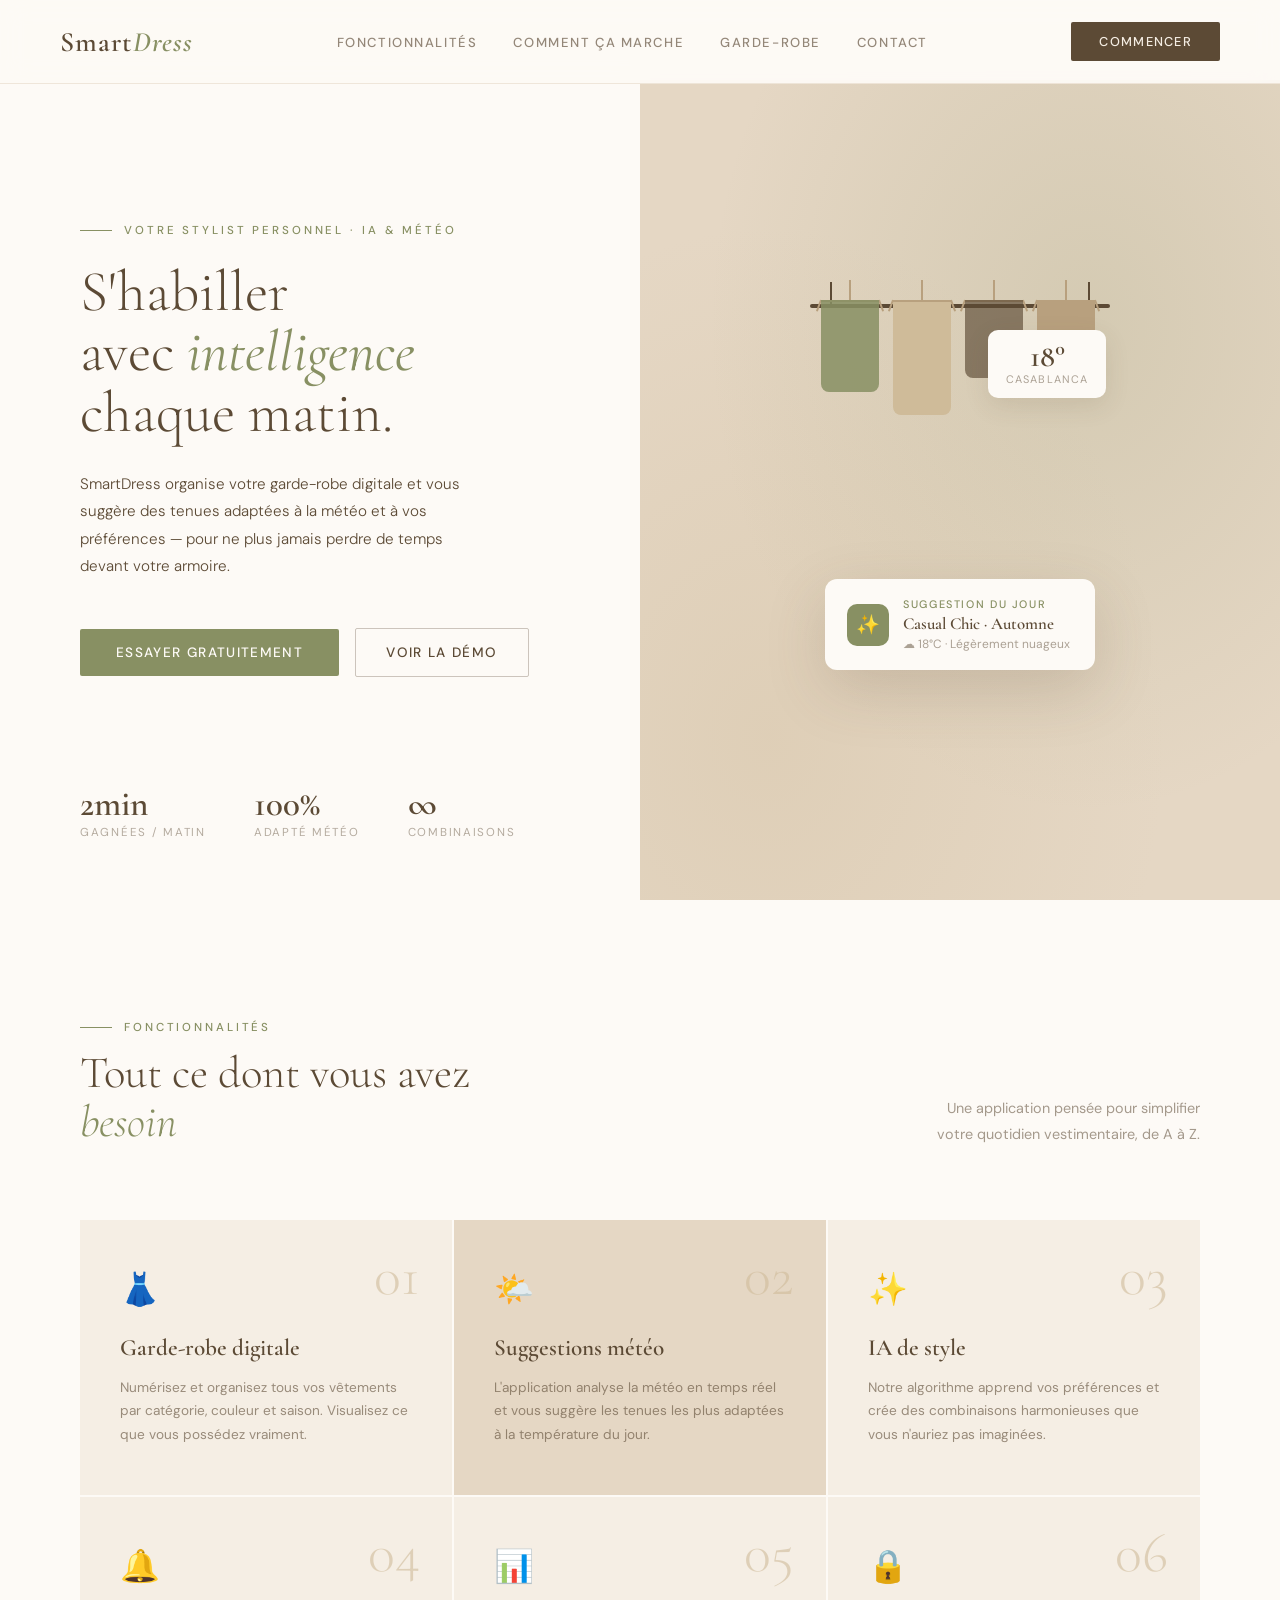
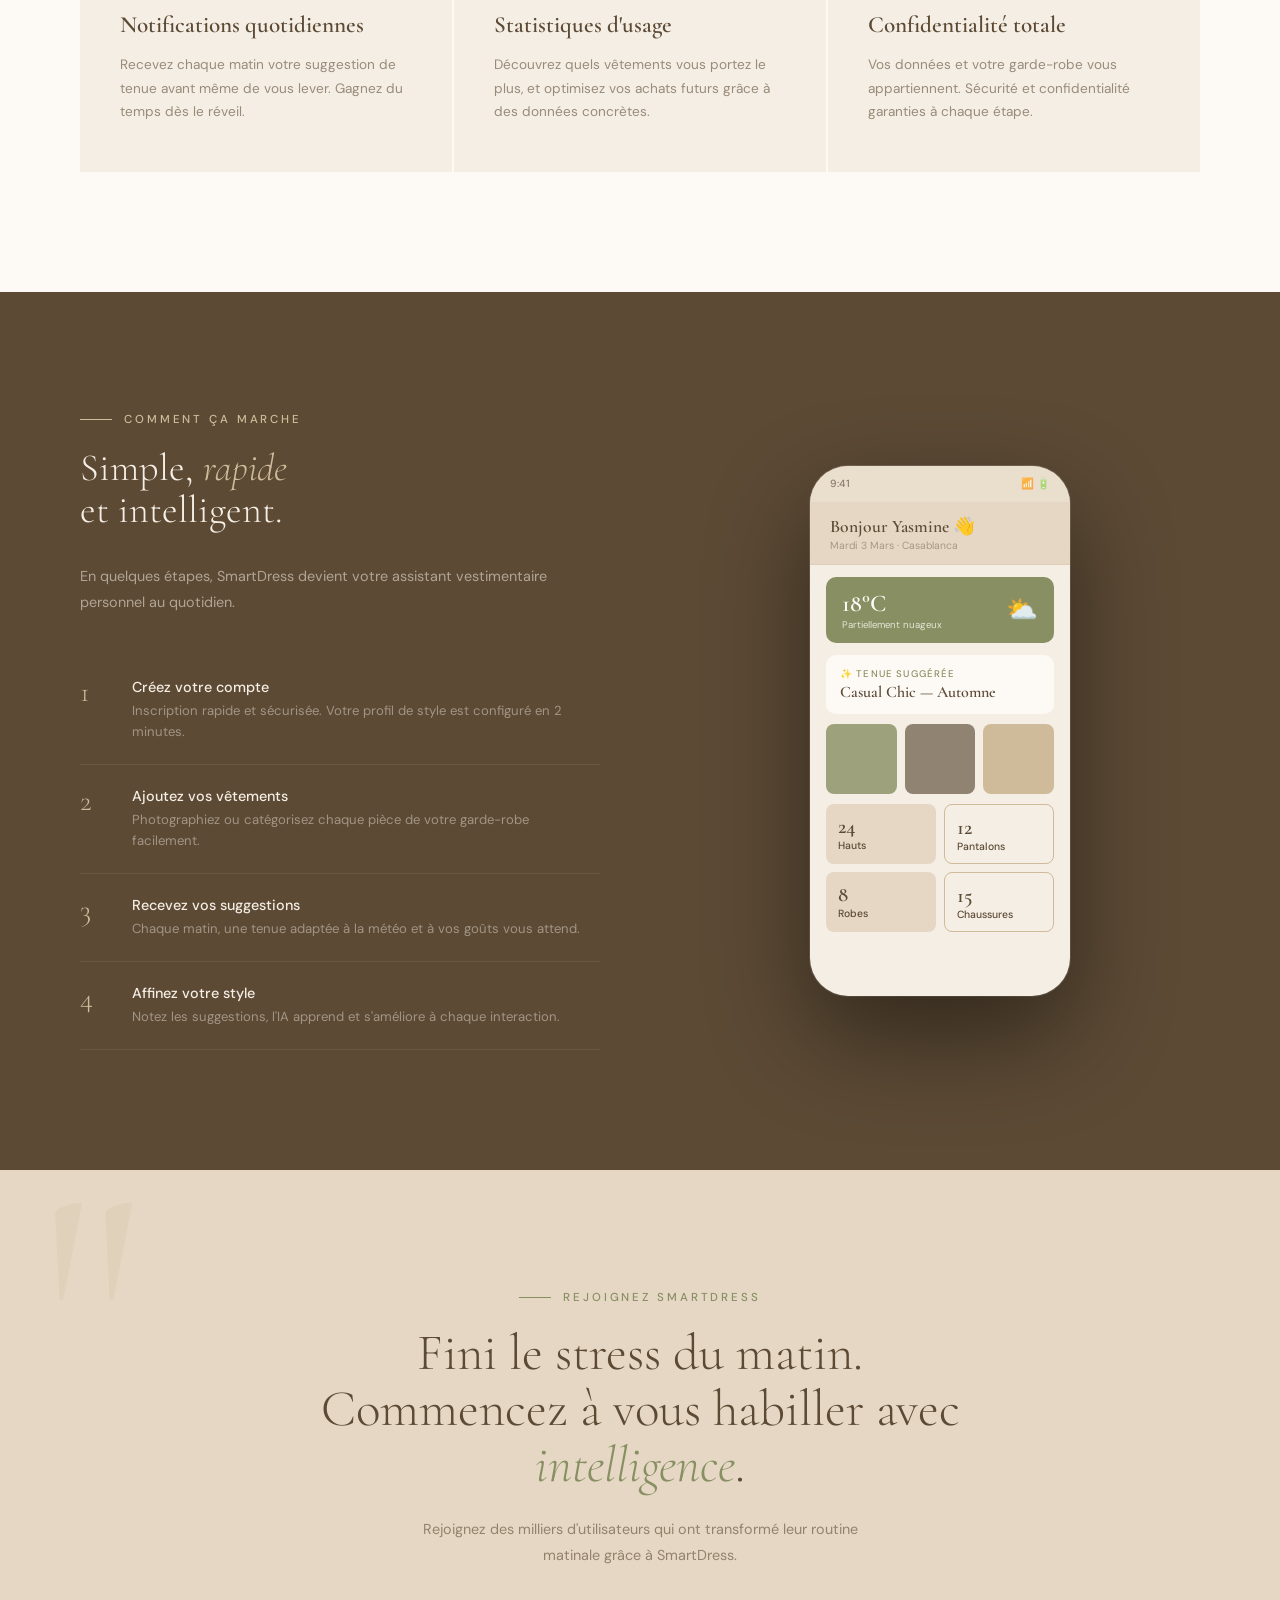
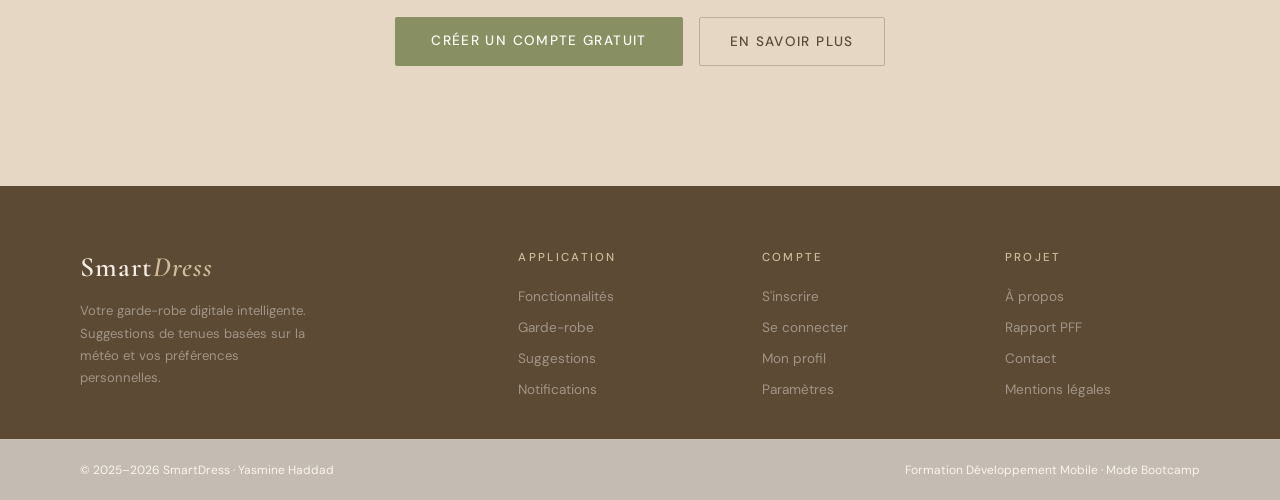
<file: home.html>
<!DOCTYPE html>
<html lang="fr">
<head>
<meta charset="UTF-8">
<meta name="viewport" content="width=device-width, initial-scale=1.0">
<title>SmartDress – Votre garde-robe intelligente</title>
<link href="https://fonts.googleapis.com/css2?family=Cormorant+Garamond:ital,wght@0,300;0,400;0,600;1,300;1,400&family=DM+Sans:wght@300;400;500&display=swap" rel="stylesheet">
<style>
  :root {
    --tan: #CFBB99;
    --bone: #E5D7C4;
    --moss: #889063;
    --deep-tan: #B8A07E;
    --cream: #F5EEE4;
    --bark: #5C4A35;
    --white: #FDFAF6;
  }

  *, *::before, *::after { box-sizing: border-box; margin: 0; padding: 0; }
  html { scroll-behavior: smooth; }
  body { font-family: 'DM Sans', sans-serif; background: var(--white); color: var(--bark); overflow-x: hidden; }

  /* NAV */
  nav {
    position: fixed; top: 0; left: 0; right: 0; z-index: 100;
    display: flex; justify-content: space-between; align-items: center;
    padding: 22px 60px;
    background: rgba(253,250,246,0.9);
    backdrop-filter: blur(14px);
    border-bottom: 1px solid rgba(207,187,153,0.3);
  }
  .logo { font-family: 'Cormorant Garamond', serif; font-size: 1.75rem; font-weight: 600; letter-spacing: 0.04em; color: var(--bark); text-decoration: none; }
  .logo span { color: var(--moss); font-style: italic; }
  .nav-links { display: flex; gap: 36px; list-style: none; }
  .nav-links a { font-size: 0.82rem; font-weight: 500; letter-spacing: 0.12em; text-transform: uppercase; color: var(--bark); text-decoration: none; opacity: 0.65; transition: opacity 0.2s; }
  .nav-links a:hover { opacity: 1; }
  .nav-cta { background: var(--bark); color: var(--cream); border: none; padding: 11px 28px; border-radius: 2px; font-family: 'DM Sans', sans-serif; font-size: 0.8rem; font-weight: 500; letter-spacing: 0.1em; text-transform: uppercase; cursor: pointer; transition: background 0.25s; }
  .nav-cta:hover { background: var(--moss); }

  /* HERO */
  .hero { min-height: 100vh; display: grid; grid-template-columns: 1fr 1fr; padding-top: 80px; overflow: hidden; }

  .hero-left { display: flex; flex-direction: column; justify-content: center; padding: 80px 60px 160px 80px; position: relative; }

  .hero-label { font-size: 0.72rem; font-weight: 500; letter-spacing: 0.25em; text-transform: uppercase; color: var(--moss); margin-bottom: 24px; display: flex; align-items: center; gap: 12px; animation: fadeUp 0.7s ease 0.1s both; }
  .hero-label::before { content: ''; display: block; width: 32px; height: 1px; background: var(--moss); }

  .hero-title { font-family: 'Cormorant Garamond', serif; font-size: clamp(3rem, 4.5vw, 5.5rem); font-weight: 300; line-height: 1.05; color: var(--bark); margin-bottom: 28px; animation: fadeUp 0.7s ease 0.25s both; }
  .hero-title em { font-style: italic; color: var(--moss); font-weight: 400; }

  .hero-subtitle { font-size: 0.95rem; font-weight: 300; line-height: 1.8; color: var(--bark); opacity: 0.65; max-width: 400px; margin-bottom: 48px; animation: fadeUp 0.7s ease 0.4s both; }

  .hero-actions { display: flex; gap: 16px; align-items: center; animation: fadeUp 0.7s ease 0.55s both; }

  .btn-primary { background: var(--moss); color: var(--white); border: none; padding: 15px 36px; border-radius: 2px; font-family: 'DM Sans', sans-serif; font-size: 0.85rem; font-weight: 500; letter-spacing: 0.1em; text-transform: uppercase; cursor: pointer; transition: all 0.25s; text-decoration: none; display: inline-block; }
  .btn-primary:hover { background: var(--bark); transform: translateY(-2px); }

  .btn-ghost { background: transparent; color: var(--bark); border: 1px solid rgba(92,74,53,0.3); padding: 15px 30px; border-radius: 2px; font-family: 'DM Sans', sans-serif; font-size: 0.85rem; font-weight: 500; letter-spacing: 0.1em; text-transform: uppercase; cursor: pointer; transition: all 0.25s; text-decoration: none; display: inline-block; }
  .btn-ghost:hover { border-color: var(--bark); background: rgba(92,74,53,0.05); }

  .hero-stats { position: absolute; bottom: 60px; left: 80px; display: flex; gap: 48px; animation: fadeUp 0.7s ease 0.7s both; }
  .stat-num { font-family: 'Cormorant Garamond', serif; font-size: 2.2rem; font-weight: 600; color: var(--bark); line-height: 1; }
  .stat-label { font-size: 0.72rem; letter-spacing: 0.15em; text-transform: uppercase; color: var(--bark); opacity: 0.45; margin-top: 4px; }

  /* HERO RIGHT */
  .hero-right { background: var(--bone); position: relative; overflow: hidden; display: flex; align-items: center; justify-content: center; }
  .hero-right::before { content: ''; position: absolute; inset: 0; background: radial-gradient(ellipse at 70% 30%, rgba(136,144,99,0.18) 0%, transparent 60%), radial-gradient(ellipse at 20% 80%, rgba(207,187,153,0.3) 0%, transparent 55%); }

  .wardrobe-visual { position: relative; z-index: 1; width: 340px; height: 480px; }

  .rail { position: absolute; top: 54px; left: 20px; right: 20px; height: 4px; background: var(--bark); border-radius: 2px; }
  .rail::before, .rail::after { content: ''; position: absolute; top: -22px; width: 2px; height: 26px; background: var(--bark); }
  .rail::before { left: 20px; }
  .rail::after { right: 20px; }

  .hanger { position: absolute; top: 30px; display: flex; flex-direction: column; align-items: center; }
  .hanger-hook { width: 2px; height: 20px; background: var(--deep-tan); }
  .hanger-bar { width: 60px; height: 2px; background: var(--deep-tan); position: relative; }
  .hanger-bar::before, .hanger-bar::after { content: ''; position: absolute; top: 0; width: 2px; height: 12px; background: var(--deep-tan); }
  .hanger-bar::before { left: 0; transform: rotate(20deg); transform-origin: top; }
  .hanger-bar::after { right: 0; transform: rotate(-20deg); transform-origin: top; }
  .garment { margin-top: -2px; border-radius: 0 0 8px 8px; }

  .suggest-card { position: absolute; bottom: 60px; left: 50%; transform: translateX(-50%); background: var(--white); border-radius: 12px; padding: 18px 22px; width: 270px; box-shadow: 0 20px 60px rgba(92,74,53,0.18); display: flex; gap: 14px; align-items: center; animation: float 4s ease-in-out infinite; }
  .suggest-icon { width: 42px; height: 42px; border-radius: 10px; background: var(--moss); display: flex; align-items: center; justify-content: center; font-size: 1.2rem; flex-shrink: 0; }
  .st-label { font-size: 0.68rem; letter-spacing: 0.15em; text-transform: uppercase; color: var(--moss); font-weight: 500; }
  .st-title { font-family: 'Cormorant Garamond', serif; font-size: 1.05rem; color: var(--bark); font-weight: 600; margin-top: 2px; }
  .st-weather { font-size: 0.75rem; color: var(--bark); opacity: 0.5; margin-top: 2px; }

  .weather-badge { position: absolute; top: 80px; right: 24px; background: var(--white); border-radius: 10px; padding: 12px 18px; box-shadow: 0 8px 24px rgba(92,74,53,0.12); text-align: center; animation: floatBadge 3.5s ease-in-out 0.5s infinite; }
  .weather-badge .temp { font-family: 'Cormorant Garamond', serif; font-size: 1.9rem; font-weight: 600; color: var(--bark); line-height: 1; }
  .weather-badge .wlabel { font-size: 0.68rem; letter-spacing: 0.1em; color: var(--bark); opacity: 0.5; text-transform: uppercase; }

  /* FEATURES */
  .section-features { padding: 120px 80px; background: var(--white); }
  .section-header { display: flex; justify-content: space-between; align-items: flex-end; margin-bottom: 72px; }
  .section-tag { font-size: 0.72rem; letter-spacing: 0.25em; text-transform: uppercase; color: var(--moss); font-weight: 500; display: flex; align-items: center; gap: 12px; }
  .section-tag::before { content: ''; width: 32px; height: 1px; background: var(--moss); }
  .section-title { font-family: 'Cormorant Garamond', serif; font-size: clamp(2.2rem, 3.5vw, 3.5rem); font-weight: 300; line-height: 1.1; color: var(--bark); max-width: 460px; margin-top: 14px; }
  .section-title em { font-style: italic; color: var(--moss); }
  .section-desc { font-size: 0.9rem; line-height: 1.8; color: var(--bark); opacity: 0.55; max-width: 280px; text-align: right; }

  .features-grid { display: grid; grid-template-columns: repeat(3, 1fr); gap: 2px; }
  .feature-card { background: var(--cream); padding: 48px 40px; position: relative; overflow: hidden; transition: background 0.3s; }
  .feature-card:hover { background: var(--bone); }
  .feature-card:nth-child(2) { background: var(--bone); }
  .feature-card:nth-child(2):hover { background: var(--tan); }
  .fc-number { font-family: 'Cormorant Garamond', serif; font-size: 3.5rem; font-weight: 300; color: rgba(207,187,153,0.6); line-height: 1; position: absolute; top: 28px; right: 32px; }
  .fc-icon { font-size: 2rem; margin-bottom: 24px; }
  .fc-title { font-family: 'Cormorant Garamond', serif; font-size: 1.45rem; font-weight: 600; color: var(--bark); margin-bottom: 14px; }
  .fc-desc { font-size: 0.85rem; line-height: 1.75; color: var(--bark); opacity: 0.6; }

  /* HOW IT WORKS */
  .section-how { padding: 120px 80px; background: var(--bark); color: var(--cream); display: grid; grid-template-columns: 1fr 1fr; gap: 80px; align-items: center; }
  .how-left .section-tag { color: var(--tan); }
  .how-left .section-tag::before { background: var(--tan); }
  .how-title { font-family: 'Cormorant Garamond', serif; font-size: clamp(2.2rem, 3vw, 3.5rem); font-weight: 300; line-height: 1.1; color: var(--cream); margin: 20px 0 32px; }
  .how-title em { font-style: italic; color: var(--tan); }
  .how-desc { font-size: 0.9rem; line-height: 1.8; color: var(--cream); opacity: 0.55; margin-bottom: 40px; }

  .steps { display: flex; flex-direction: column; gap: 0; }
  .step { display: flex; gap: 20px; align-items: flex-start; padding: 22px 0; border-bottom: 1px solid rgba(229,215,196,0.1); }
  .step-num { font-family: 'Cormorant Garamond', serif; font-size: 1.8rem; font-weight: 300; color: var(--tan); line-height: 1; min-width: 32px; }
  .step-title { font-size: 0.9rem; font-weight: 500; color: var(--cream); margin-bottom: 4px; }
  .step-desc { font-size: 0.82rem; color: var(--cream); opacity: 0.45; line-height: 1.6; }

  /* Phone */
  .how-right { display: flex; justify-content: center; align-items: center; }
  .phone-frame { width: 260px; height: 530px; background: var(--cream); border-radius: 38px; position: relative; overflow: hidden; box-shadow: 0 40px 100px rgba(0,0,0,0.45), 0 0 0 1px rgba(229,215,196,0.2); }
  .phone-status { height: 36px; background: var(--bone); display: flex; justify-content: space-between; align-items: center; padding: 0 20px; font-size: 0.65rem; color: var(--bark); opacity: 0.7; font-weight: 500; }
  .phone-header { padding: 14px 20px 12px; background: var(--bone); border-bottom: 1px solid rgba(207,187,153,0.3); }
  .ph-title { font-family: 'Cormorant Garamond', serif; font-size: 1.1rem; color: var(--bark); font-weight: 600; }
  .ph-date { font-size: 0.65rem; color: var(--bark); opacity: 0.45; margin-top: 2px; }
  .phone-weather-bar { margin: 12px 16px; background: var(--moss); border-radius: 10px; padding: 12px 16px; display: flex; justify-content: space-between; align-items: center; color: var(--white); }
  .pwb-temp { font-family: 'Cormorant Garamond', serif; font-size: 1.5rem; font-weight: 600; }
  .pwb-label { font-size: 0.6rem; opacity: 0.8; }
  .pwb-icon { font-size: 1.6rem; }
  .outfit-suggestion { margin: 0 16px 10px; background: var(--white); border-radius: 10px; padding: 12px 14px; }
  .os-label { font-size: 0.6rem; text-transform: uppercase; letter-spacing: 0.12em; color: var(--moss); font-weight: 500; }
  .os-title { font-family: 'Cormorant Garamond', serif; font-size: 1rem; color: var(--bark); font-weight: 600; margin-top: 2px; }
  .outfit-items { margin: 0 16px 10px; display: flex; gap: 8px; }
  .oi { flex: 1; height: 70px; border-radius: 8px; }
  .oi-1 { background: var(--moss); opacity: 0.8; }
  .oi-2 { background: var(--bark); opacity: 0.65; }
  .oi-3 { background: var(--tan); }
  .wardrobe-grid-phone { margin: 0 16px; display: grid; grid-template-columns: 1fr 1fr; gap: 8px; }
  .wgp-item { border-radius: 8px; padding: 10px 12px; font-size: 0.65rem; color: var(--bark); font-weight: 500; }
  .wgp-item:nth-child(odd) { background: var(--bone); }
  .wgp-item:nth-child(even) { background: var(--cream); border: 1px solid var(--tan); }
  .wgp-num { font-family: 'Cormorant Garamond', serif; font-size: 1.3rem; font-weight: 600; color: var(--bark); display: block; }

  /* CTA */
  .section-cta { padding: 120px 80px; background: var(--bone); text-align: center; position: relative; overflow: hidden; }
  .section-cta::before { content: '"'; position: absolute; top: -30px; left: 40px; font-family: 'Cormorant Garamond', serif; font-size: 22rem; color: var(--tan); opacity: 0.2; line-height: 1; pointer-events: none; }
  .cta-title { font-family: 'Cormorant Garamond', serif; font-size: clamp(2.5rem, 4vw, 4.5rem); font-weight: 300; line-height: 1.1; color: var(--bark); max-width: 700px; margin: 20px auto 24px; }
  .cta-title em { font-style: italic; color: var(--moss); }
  .cta-desc { font-size: 0.9rem; line-height: 1.8; color: var(--bark); opacity: 0.6; max-width: 480px; margin: 0 auto 48px; }
  .cta-actions { display: flex; justify-content: center; gap: 16px; position: relative; z-index: 1; }

  /* FOOTER */
  footer { padding: 64px 80px 40px; background: var(--bark); color: var(--cream); display: grid; grid-template-columns: 2fr 1fr 1fr 1fr; gap: 48px; }
  .footer-brand .logo { color: var(--cream); }
  .footer-brand .logo span { color: var(--tan); }
  .footer-tagline { font-size: 0.82rem; line-height: 1.7; color: var(--cream); opacity: 0.45; margin-top: 16px; max-width: 240px; }
  .footer-col h4 { font-size: 0.72rem; letter-spacing: 0.2em; text-transform: uppercase; color: var(--tan); font-weight: 500; margin-bottom: 20px; }
  .footer-col ul { list-style: none; display: flex; flex-direction: column; gap: 10px; }
  .footer-col ul li a { font-size: 0.85rem; color: var(--cream); opacity: 0.45; text-decoration: none; transition: opacity 0.2s; }
  .footer-col ul li a:hover { opacity: 1; }
  .footer-bottom { padding: 22px 80px; background: var(--bark); color: var(--cream); border-top: 1px solid rgba(229,215,196,0.1); display: flex; justify-content: space-between; font-size: 0.75rem; opacity: 0.35; }

  /* ANIMATIONS */
  @keyframes fadeUp { from { opacity: 0; transform: translateY(28px); } to { opacity: 1; transform: translateY(0); } }
  @keyframes float { 0%,100% { transform: translateX(-50%) translateY(0); } 50% { transform: translateX(-50%) translateY(-10px); } }
  @keyframes floatBadge { 0%,100% { transform: translateY(0); } 50% { transform: translateY(-8px); } }

  /* RESPONSIVE */
  @media (max-width: 960px) {
    nav { padding: 18px 24px; }
    .nav-links { display: none; }
    .hero { grid-template-columns: 1fr; }
    .hero-right { min-height: 380px; }
    .hero-left { padding: 48px 24px 120px; }
    .hero-stats { left: 24px; bottom: 24px; gap: 28px; }
    .section-features, .section-cta { padding: 72px 24px; }
    .section-how { padding: 72px 24px; grid-template-columns: 1fr; }
    .how-right { display: none; }
    .section-header { flex-direction: column; gap: 20px; }
    .section-desc { text-align: left; }
    .features-grid { grid-template-columns: 1fr; gap: 2px; }
    footer { grid-template-columns: 1fr 1fr; padding: 48px 24px 32px; gap: 32px; }
    .footer-bottom { padding: 18px 24px; flex-direction: column; gap: 6px; }
    .cta-title { font-size: 2.2rem; }
  }
</style>
</head>
<body>

<nav>
  <a href="#" class="logo">Smart<span>Dress</span></a>
  <ul class="nav-links">
    <li><a href="#">Fonctionnalités</a></li>
    <li><a href="#">Comment ça marche</a></li>
    <li><a href="#">Garde-robe</a></li>
    <li><a href="#">Contact</a></li>
  </ul>
  <button class="nav-cta">Commencer</button>
</nav>

<section class="hero">
  <div class="hero-left">
    <span class="hero-label">Votre stylist personnel · IA &amp; Météo</span>
    <h1 class="hero-title">
      S'habiller<br>avec <em>intelligence</em><br>chaque matin.
    </h1>
    <p class="hero-subtitle">SmartDress organise votre garde-robe digitale et vous suggère des tenues adaptées à la météo et à vos préférences — pour ne plus jamais perdre de temps devant votre armoire.</p>
    <div class="hero-actions">
      <a href="#" class="btn-primary">Essayer gratuitement</a>
      <a href="#" class="btn-ghost">Voir la démo</a>
    </div>
    <div class="hero-stats">
      <div><div class="stat-num">2min</div><div class="stat-label">Gagnées / matin</div></div>
      <div><div class="stat-num">100%</div><div class="stat-label">Adapté météo</div></div>
      <div><div class="stat-num">∞</div><div class="stat-label">Combinaisons</div></div>
    </div>
  </div>

  <div class="hero-right">
    <div class="wardrobe-visual">
      <div class="rail"></div>

      <div class="hanger" style="left:30px">
        <div class="hanger-hook"></div>
        <div class="hanger-bar"></div>
        <div class="garment" style="width:58px;height:92px;background:var(--moss);opacity:0.85;"></div>
      </div>
      <div class="hanger" style="left:102px">
        <div class="hanger-hook"></div>
        <div class="hanger-bar"></div>
        <div class="garment" style="width:58px;height:115px;background:var(--tan);"></div>
      </div>
      <div class="hanger" style="left:174px">
        <div class="hanger-hook"></div>
        <div class="hanger-bar"></div>
        <div class="garment" style="width:58px;height:78px;background:var(--bark);opacity:0.65;"></div>
      </div>
      <div class="hanger" style="left:246px">
        <div class="hanger-hook"></div>
        <div class="hanger-bar"></div>
        <div class="garment" style="width:58px;height:98px;background:var(--deep-tan);"></div>
      </div>

      <div class="suggest-card">
        <div class="suggest-icon">✨</div>
        <div>
          <div class="st-label">Suggestion du jour</div>
          <div class="st-title">Casual Chic · Automne</div>
          <div class="st-weather">☁ 18°C · Légèrement nuageux</div>
        </div>
      </div>

      <div class="weather-badge">
        <div class="temp">18°</div>
        <div class="wlabel">Casablanca</div>
      </div>
    </div>
  </div>
</section>

<section class="section-features">
  <div class="section-header">
    <div>
      <div class="section-tag">Fonctionnalités</div>
      <h2 class="section-title">Tout ce dont vous avez <em>besoin</em></h2>
    </div>
    <p class="section-desc">Une application pensée pour simplifier votre quotidien vestimentaire, de A à Z.</p>
  </div>
  <div class="features-grid">
    <div class="feature-card">
      <div class="fc-number">01</div>
      <div class="fc-icon">👗</div>
      <div class="fc-title">Garde-robe digitale</div>
      <p class="fc-desc">Numérisez et organisez tous vos vêtements par catégorie, couleur et saison. Visualisez ce que vous possédez vraiment.</p>
    </div>
    <div class="feature-card">
      <div class="fc-number">02</div>
      <div class="fc-icon">🌤️</div>
      <div class="fc-title">Suggestions météo</div>
      <p class="fc-desc">L'application analyse la météo en temps réel et vous suggère les tenues les plus adaptées à la température du jour.</p>
    </div>
    <div class="feature-card">
      <div class="fc-number">03</div>
      <div class="fc-icon">✨</div>
      <div class="fc-title">IA de style</div>
      <p class="fc-desc">Notre algorithme apprend vos préférences et crée des combinaisons harmonieuses que vous n'auriez pas imaginées.</p>
    </div>
    <div class="feature-card">
      <div class="fc-number">04</div>
      <div class="fc-icon">🔔</div>
      <div class="fc-title">Notifications quotidiennes</div>
      <p class="fc-desc">Recevez chaque matin votre suggestion de tenue avant même de vous lever. Gagnez du temps dès le réveil.</p>
    </div>
    <div class="feature-card">
      <div class="fc-number">05</div>
      <div class="fc-icon">📊</div>
      <div class="fc-title">Statistiques d'usage</div>
      <p class="fc-desc">Découvrez quels vêtements vous portez le plus, et optimisez vos achats futurs grâce à des données concrètes.</p>
    </div>
    <div class="feature-card">
      <div class="fc-number">06</div>
      <div class="fc-icon">🔒</div>
      <div class="fc-title">Confidentialité totale</div>
      <p class="fc-desc">Vos données et votre garde-robe vous appartiennent. Sécurité et confidentialité garanties à chaque étape.</p>
    </div>
  </div>
</section>

<section class="section-how">
  <div class="how-left">
    <div class="section-tag">Comment ça marche</div>
    <h2 class="how-title">Simple, <em>rapide</em><br>et intelligent.</h2>
    <p class="how-desc">En quelques étapes, SmartDress devient votre assistant vestimentaire personnel au quotidien.</p>
    <div class="steps">
      <div class="step">
        <div class="step-num">1</div>
        <div>
          <div class="step-title">Créez votre compte</div>
          <div class="step-desc">Inscription rapide et sécurisée. Votre profil de style est configuré en 2 minutes.</div>
        </div>
      </div>
      <div class="step">
        <div class="step-num">2</div>
        <div>
          <div class="step-title">Ajoutez vos vêtements</div>
          <div class="step-desc">Photographiez ou catégorisez chaque pièce de votre garde-robe facilement.</div>
        </div>
      </div>
      <div class="step">
        <div class="step-num">3</div>
        <div>
          <div class="step-title">Recevez vos suggestions</div>
          <div class="step-desc">Chaque matin, une tenue adaptée à la météo et à vos goûts vous attend.</div>
        </div>
      </div>
      <div class="step">
        <div class="step-num">4</div>
        <div>
          <div class="step-title">Affinez votre style</div>
          <div class="step-desc">Notez les suggestions, l'IA apprend et s'améliore à chaque interaction.</div>
        </div>
      </div>
    </div>
  </div>

  <div class="how-right">
    <div class="phone-frame">
      <div class="phone-status"><span>9:41</span><span>📶 🔋</span></div>
      <div class="phone-header">
        <div class="ph-title">Bonjour Yasmine 👋</div>
        <div class="ph-date">Mardi 3 Mars · Casablanca</div>
      </div>
      <div class="phone-weather-bar">
        <div><div class="pwb-temp">18°C</div><div class="pwb-label">Partiellement nuageux</div></div>
        <div class="pwb-icon">⛅</div>
      </div>
      <div class="outfit-suggestion">
        <div class="os-label">✨ Tenue suggérée</div>
        <div class="os-title">Casual Chic — Automne</div>
      </div>
      <div class="outfit-items">
        <div class="oi oi-1"></div>
        <div class="oi oi-2"></div>
        <div class="oi oi-3"></div>
      </div>
      <div class="wardrobe-grid-phone">
        <div class="wgp-item"><span class="wgp-num">24</span>Hauts</div>
        <div class="wgp-item"><span class="wgp-num">12</span>Pantalons</div>
        <div class="wgp-item"><span class="wgp-num">8</span>Robes</div>
        <div class="wgp-item"><span class="wgp-num">15</span>Chaussures</div>
      </div>
    </div>
  </div>
</section>

<section class="section-cta">
  <div class="section-tag" style="justify-content:center;margin-bottom:8px;">Rejoignez SmartDress</div>
  <h2 class="cta-title">
    Fini le stress du matin.<br>
    Commencez à vous habiller avec <em>intelligence</em>.
  </h2>
  <p class="cta-desc">Rejoignez des milliers d'utilisateurs qui ont transformé leur routine matinale grâce à SmartDress.</p>
  <div class="cta-actions">
    <a href="#" class="btn-primary">Créer un compte gratuit</a>
    <a href="#" class="btn-ghost">En savoir plus</a>
  </div>
</section>

<footer>
  <div class="footer-brand">
    <a href="#" class="logo">Smart<span>Dress</span></a>
    <p class="footer-tagline">Votre garde-robe digitale intelligente. Suggestions de tenues basées sur la météo et vos préférences personnelles.</p>
  </div>
  <div class="footer-col">
    <h4>Application</h4>
    <ul>
      <li><a href="#">Fonctionnalités</a></li>
      <li><a href="#">Garde-robe</a></li>
      <li><a href="#">Suggestions</a></li>
      <li><a href="#">Notifications</a></li>
    </ul>
  </div>
  <div class="footer-col">
    <h4>Compte</h4>
    <ul>
      <li><a href="#">S'inscrire</a></li>
      <li><a href="#">Se connecter</a></li>
      <li><a href="#">Mon profil</a></li>
      <li><a href="#">Paramètres</a></li>
    </ul>
  </div>
  <div class="footer-col">
    <h4>Projet</h4>
    <ul>
      <li><a href="#">À propos</a></li>
      <li><a href="#">Rapport PFF</a></li>
      <li><a href="#">Contact</a></li>
      <li><a href="#">Mentions légales</a></li>
    </ul>
  </div>
</footer>
<div class="footer-bottom">
  <span>© 2025–2026 SmartDress · Yasmine Haddad</span>
  <span>Formation Développement Mobile · Mode Bootcamp</span>
</div>

</body>
</html>
</file>
